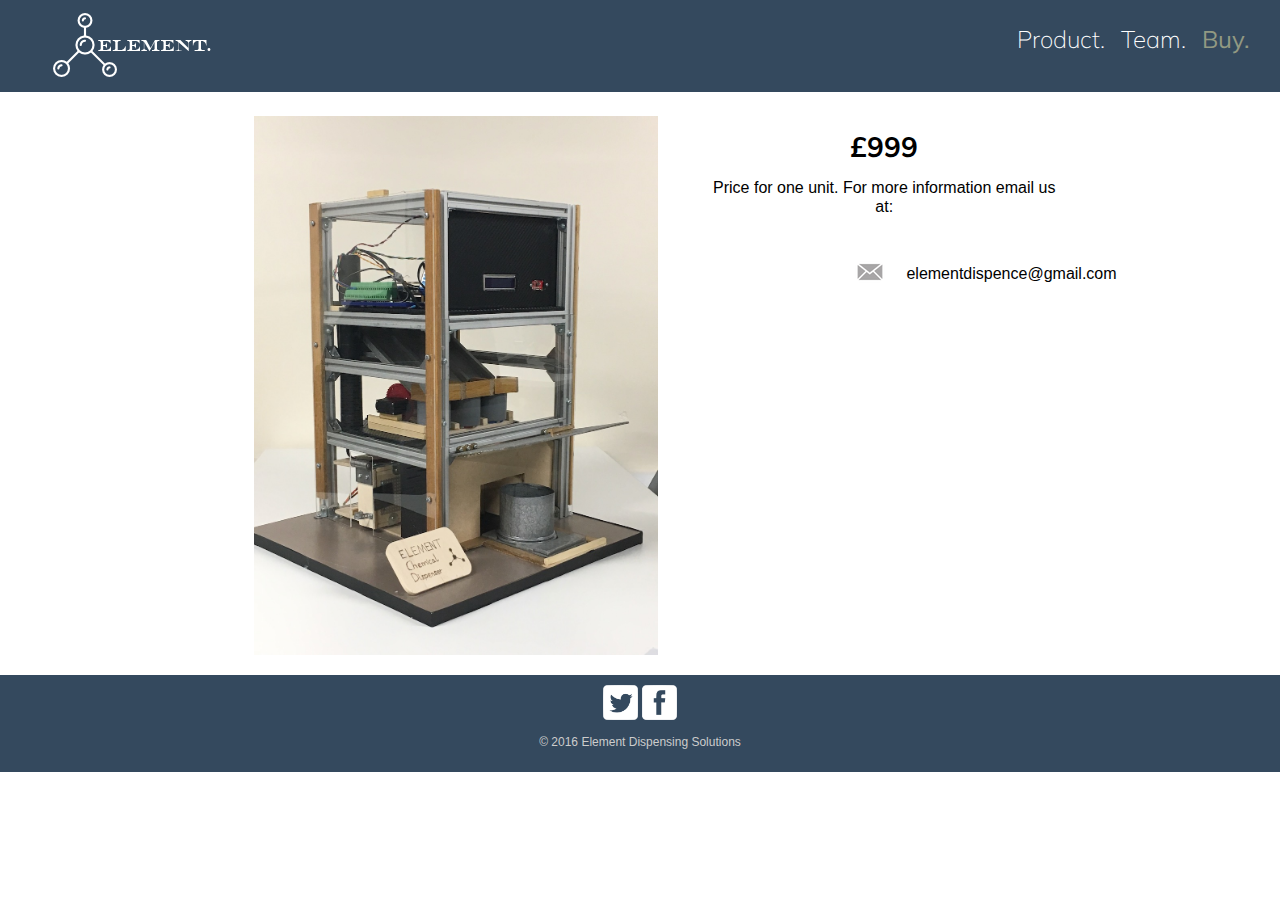
<file: buy.html>
<!DOCTYPE html>
<html>
	
	<head>
		<meta charset="utf-8">
		<meta name="viewport" content="width=device-width, initial-scale=1.0, user-scalable=no">
		<title> Buy | Element. </title> 
		<link rel="stylesheet" type="text/css" href="css/normalize.css">
		<link href="https://fonts.googleapis.com/css?family=Muli:300,300i,400,400i" rel="stylesheet">
		<link rel="stylesheet" type="text/css" href="css/main.css">
		<link rel="stylesheet" type="text/css" href="css/responsive.css">
	</head>

	<body>




		<header>
			<a href="index.html">
				<ul id="logo">
					<li><img src="pictures/logo.png"></li>
				</ul>
					
			</a>


			<nav>
				<ul>
					<li> <a href="product.html" >Product.</a></li>
					<li><a href="team.html">Team.</a></li>
					<li><a href="buy.html" class="selected" id="buy">Buy.</a></li>
				</ul>	
			</nav>

		</header>


		<div id="wrapper">

			<ul id="buy1">
				<li><img src="pictures/buy.jpg"></li>
				<li>
					<ul id="buy-list">
						<li><h2>£999</h2></li>
						<li><p>Price for one unit.  For more information email us at:</p></li>
						<li>
							<ul id="buy-contact">
								<li><img src="pictures/mail.png"></li>
								<li>elementdispence@gmail.com</li>
							</ul>
						</li>

					</ul>
				</li>	
			</ul>

		</div>

		
			<footer>
				<a href="https://twitter.com/?lang=en">
					<img src="pictures/twitter-icon.png" alt="twitter logo">
				</a>
				<a href="https://www.facebook.com/">
					<img src="pictures/facebook-icon.png" alt="facebook logo">
				</a>
				<p>&copy 2016 Element Dispensing Solutions</p>
			</footer>

		</div>
				
	</body>

</html>
</file>
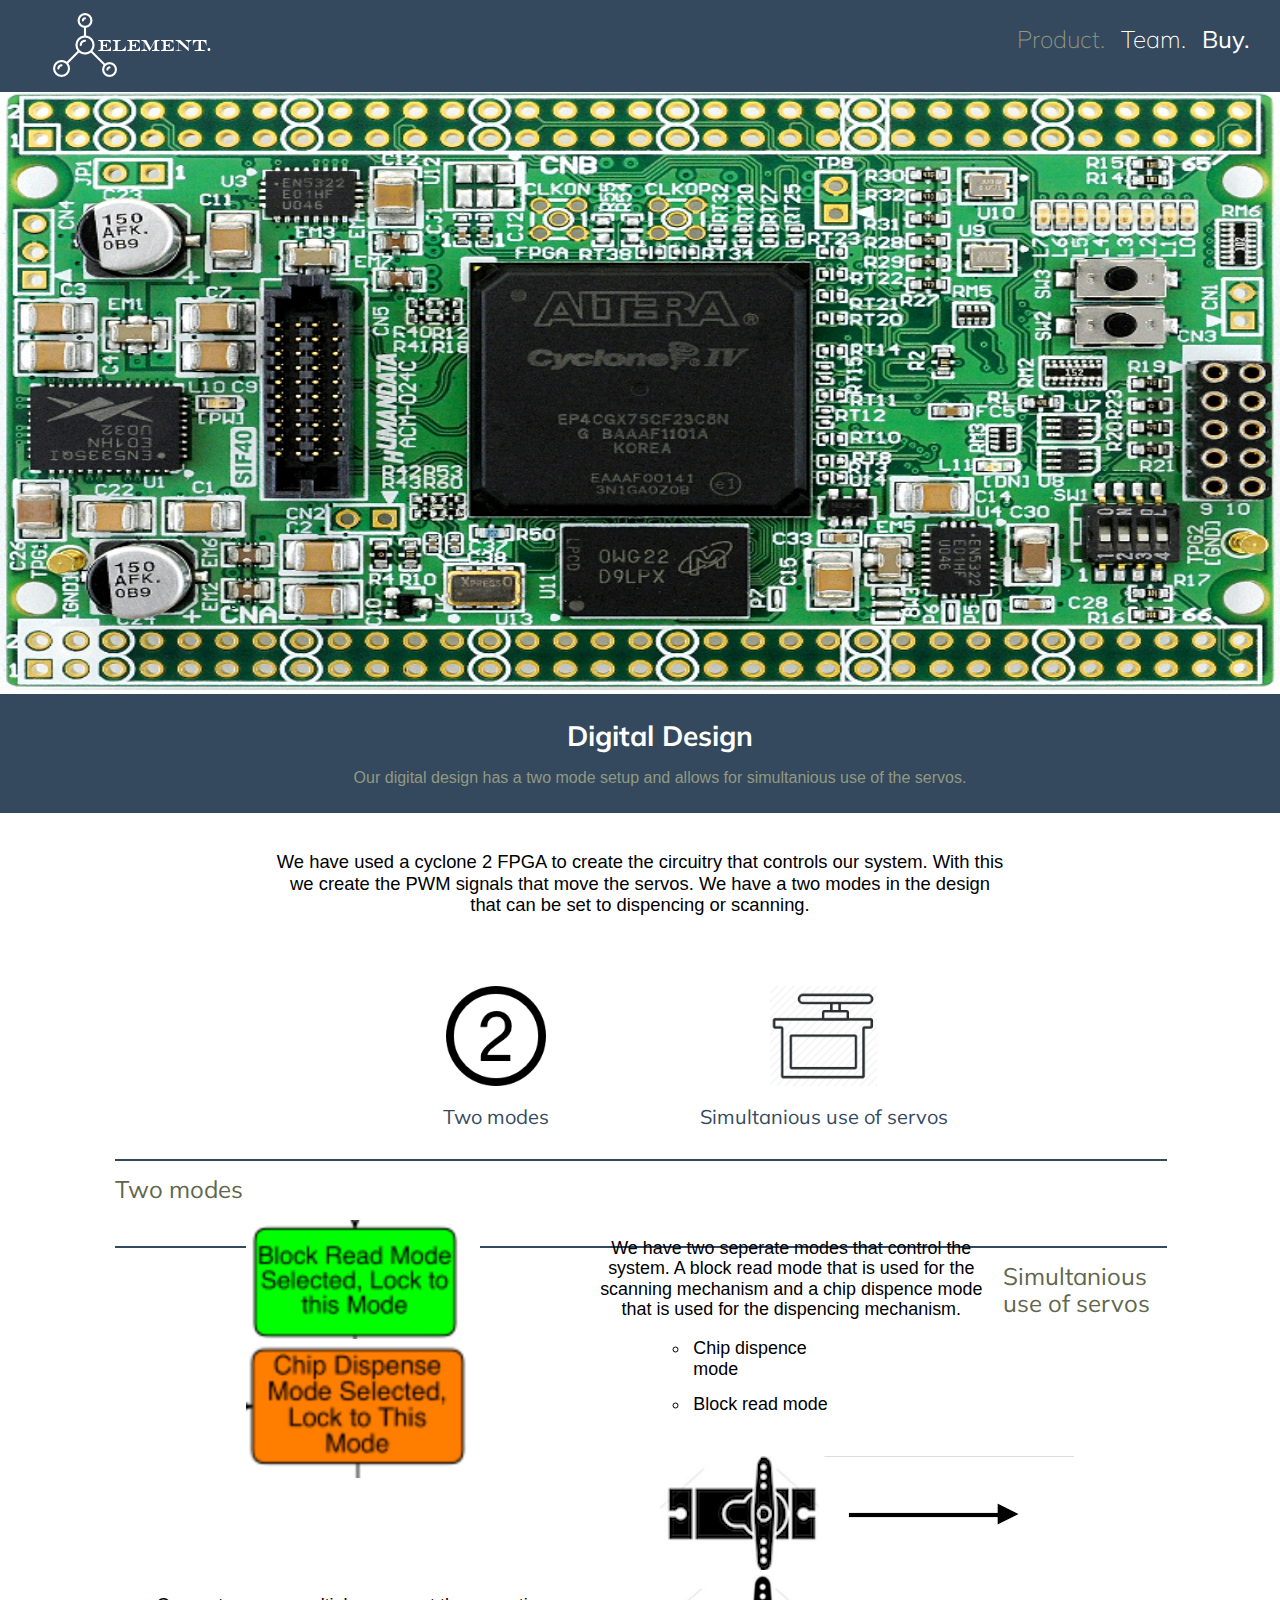
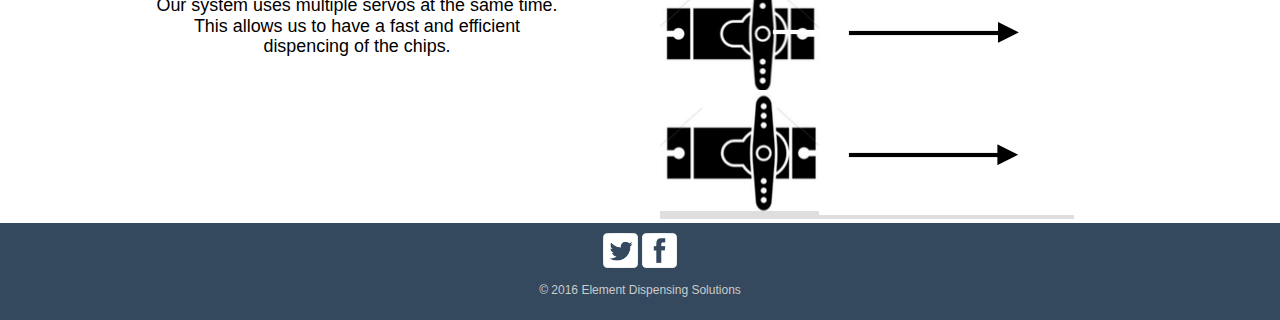
<file: digdesign.html>
<!DOCTYPE html>
<html>
	
	<head>
		<meta charset="utf-8">
		<meta name="viewport" content="width=device-width, initial-scale=1.0, user-scalable=no">
		<title> Digital Design | Element. </title> 
		<link rel="stylesheet" type="text/css" href="css/normalize.css">
		<link href="https://fonts.googleapis.com/css?family=Muli:300,300i,400,400i" rel="stylesheet">
		<link rel="stylesheet" type="text/css" href="css/main.css">
		<link rel="stylesheet" type="text/css" href="css/responsive.css">
	</head>

	<body>




		<header>
			<a href="index.html">
				<ul id="logo">
					<li><img src="pictures/logo.png"></li>
				</ul>
					
			</a>


			<nav>
				<ul>
					<li> <a href="product.html" class="selected">Product.</a></li>
					<li><a href="team.html">Team.</a></li>
					<li><a href="buy.html" id="buy">Buy.</a></li>
				</ul>	
			</nav>

		</header>

				

<section id="infobox">	

		
		<img height="600px" width="100%" src="pictures/altera2.jpg">

		<div id="split">
				<ul>
					<li><h2 id="infotitle">Digital Design </h2></li>
					<li><p>Our digital design has a two mode setup and allows for simultanious use of the servos.</p></li>
				</ul>		
		</div>	

		
	
		<div id="wrapper">

			<div id="section-info" >
				<p >We have used a cyclone 2 FPGA to create the circuitry that controls our system.  With this we create the PWM signals that move the servos.  We have a two modes in the design that can be set to dispencing or scanning.</p>
			</div>

			<ul id="features">
				<li>
					<img height="100px"src="pictures/mode.png">
					<h3>Two modes</h3>
				</li>
				<li>
					<img height="100px"src="pictures/servo.png">
					<h3>Simultanious use of servos</h3>
				</li>
				
			</ul>

			<hr width="100%" color="#34495E">

			<h3 id="info-title">Two modes</h3>

			<ul id="modes">
				<li><img src="pictures/modes.png"></li>
				<li>
					<p>We have two seperate modes that control the system.  A block read mode that is used for the scanning mechanism and a chip dispence mode that is used for the dispencing mechanism.<p>
					<ul id="modes-list">
						<li>Chip dispence mode</li>
						<li>Block read mode</li>
					</ul>
				</li>	
			</ul>

			<hr width="100%" color="#34495E" padding-top="100px">

			<h3 id="info-title">Simultanious use of servos</h3>

			<ul id="servos">
				<li><img src="pictures/servos.png"></li>
				<li>
					<p> Our system uses multiple servos at the same time.  This allows us to have a fast and efficient dispencing of the chips.<p>
				
			</ul>


			



		</div>
	</section>
		


		
			<footer>
				<a href="https://twitter.com/?lang=en">
					<img src="pictures/twitter-icon.png" alt="twitter logo">
				</a>
				<a href="https://www.facebook.com/">
					<img src="pictures/facebook-icon.png" alt="facebook logo">
				</a>
				<p>&copy 2016 Element Dispensing Solutions</p>
			</footer>

		
				
	</body>

</html>
</file>
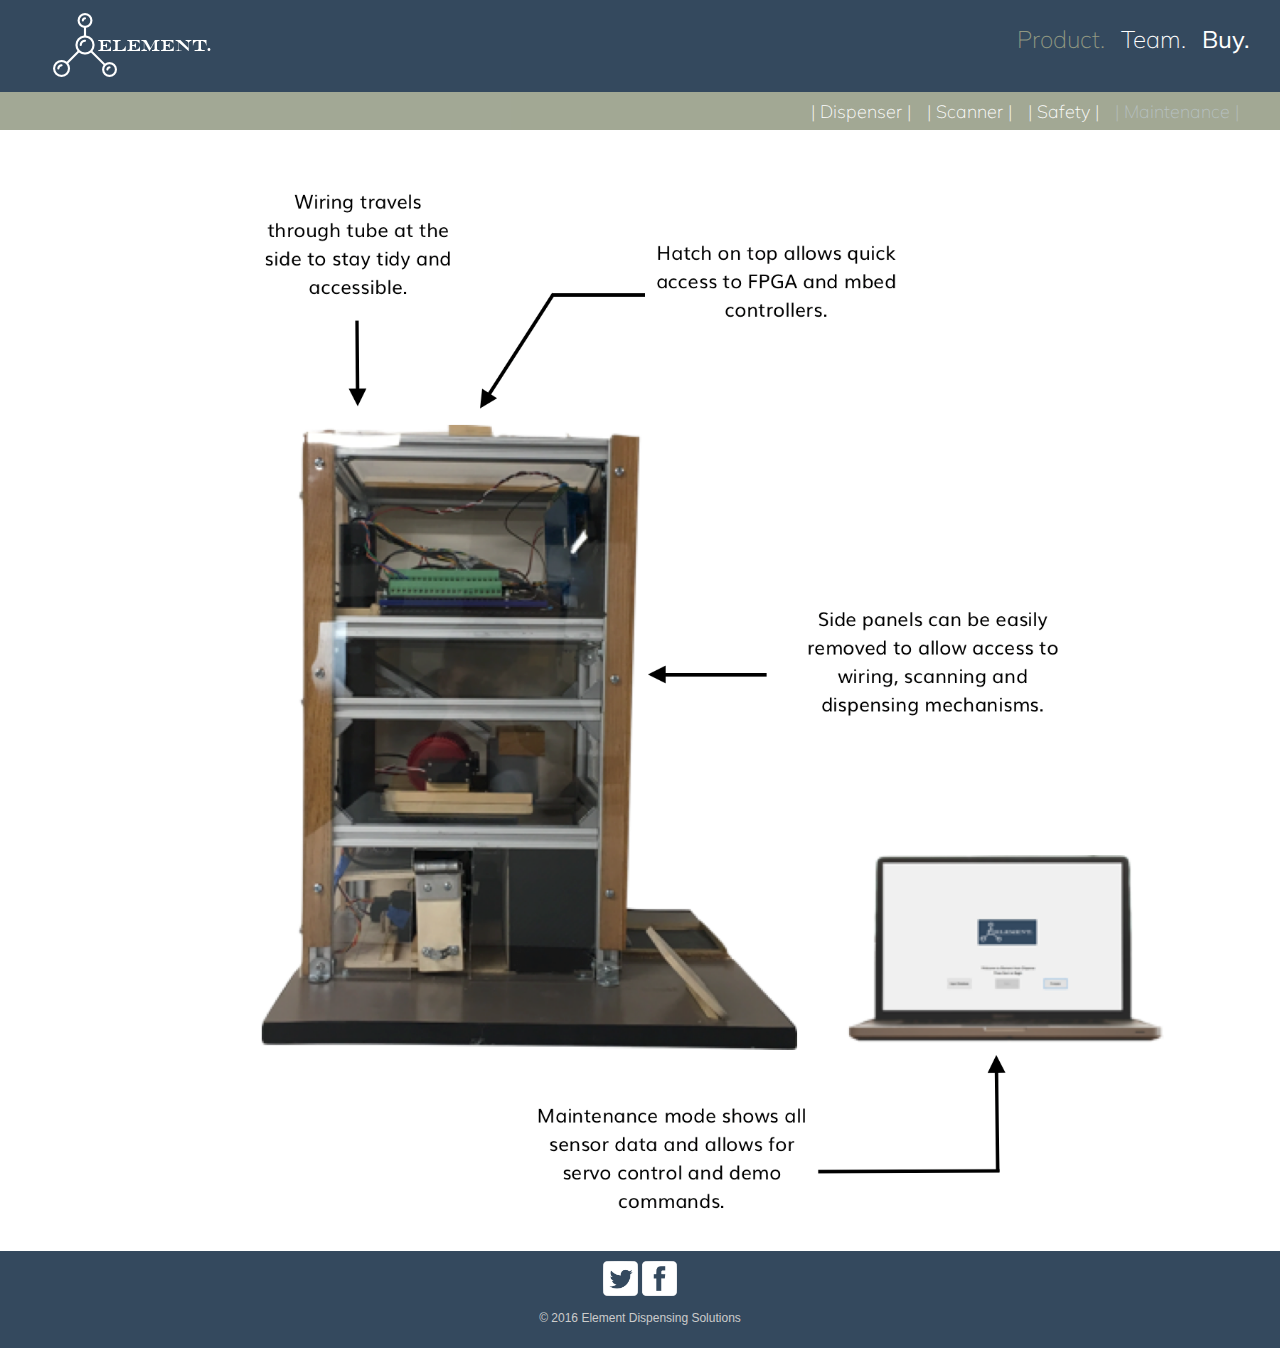
<file: maintenance.html>
<!DOCTYPE html>
<html>
	
	<head>
		<meta charset="utf-8">
		<meta name="viewport" content="width=device-width, initial-scale=1.0, user-scalable=no">
		<title> Maintenance | Element.</title> 
		<link rel="stylesheet" type="text/css" href="css/normalize.css">
		<link href="https://fonts.googleapis.com/css?family=Muli:300,300i,400,400i" rel="stylesheet">
		<link rel="stylesheet" type="text/css" href="css/main.css">
		<link rel="stylesheet" type="text/css" href="css/responsive.css">
	</head>

	<body>




		<header>
			<a href="index.html">
				<ul id="logo">
					<li><img src="pictures/logo.png"></li>
				</ul>
					
			</a>


			<nav>
				<ul>
					<li> <a href="product.html" class="selected">Product.</a></li>
					<li><a href="team.html">Team.</a></li>
					<li><a href="buy.html" id="buy">Buy.</a></li>
				</ul>	
			</nav>

		</header>

		<div id="nav2">
				<nav>
				<ul>
					<li> <a href="dispenser.html"> | Dispenser |</a></li>
					<li><a href="scanner.html">| Scanner |</a></li>
					<li><a href="safety.html">| Safety |</a></li>
					<li><a href="maintenance.html" class="selected">| Maintenance |</a></li>
				</ul>	
			</nav>
		</div> 
		
		<div id="image">
		<img src="pictures/maintenance-screen.png">
		</div>

		<footer>
				<a href="https://twitter.com/?lang=en">
					<img src="pictures/twitter-icon.png" alt="twitter logo">
				</a>
				<a href="https://www.facebook.com/">
					<img src="pictures/facebook-icon.png" alt="facebook logo">
				</a>
				<p>&copy 2016 Element Dispensing Solutions</p>
			</footer>

		</div>
				


	</body>
</file>
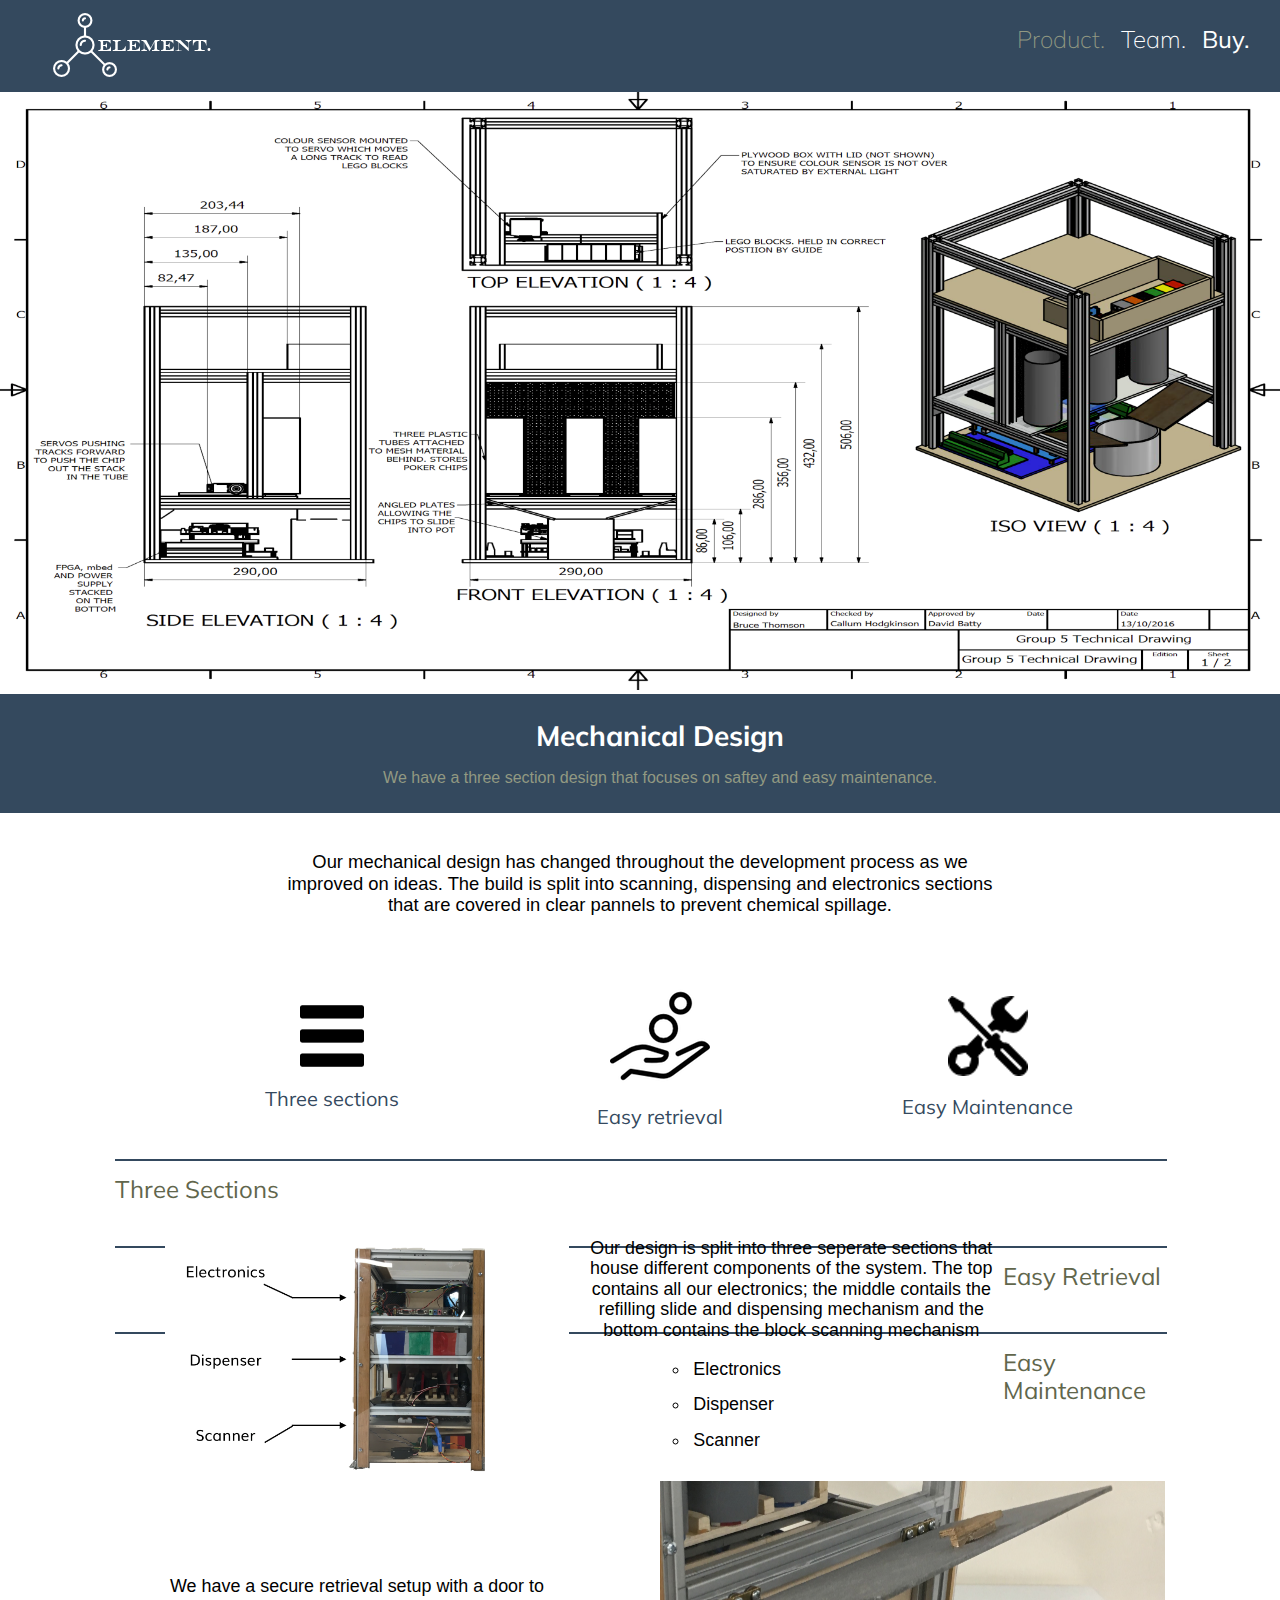
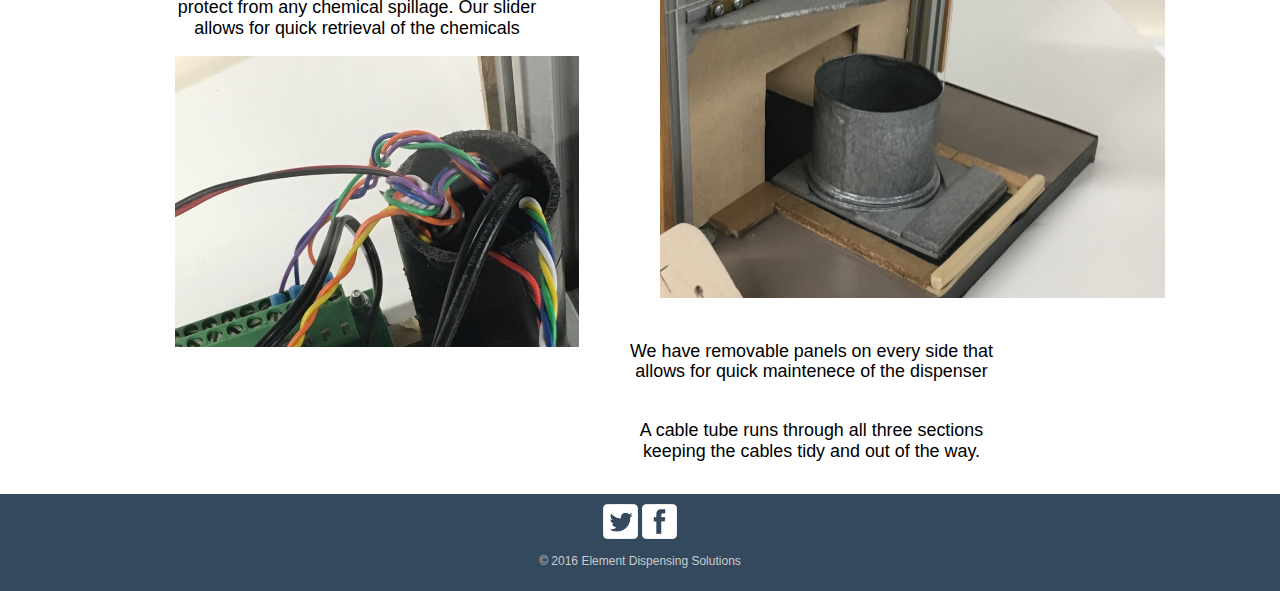
<file: mechdesign.html>
<!DOCTYPE html>
<html>
	
	<head>
		<meta charset="utf-8">
		<meta name="viewport" content="width=device-width, initial-scale=1.0, user-scalable=no">
		<title> Mechanical Design | Element. </title> 
		<link rel="stylesheet" type="text/css" href="css/normalize.css">
		<link href="https://fonts.googleapis.com/css?family=Muli:300,300i,400,400i" rel="stylesheet">
		<link rel="stylesheet" type="text/css" href="css/main.css">
		<link rel="stylesheet" type="text/css" href="css/responsive.css">
	</head>

	<body>




		<header>
			<a href="index.html">
				<ul id="logo">
					<li><img src="pictures/logo.png"></li>
				</ul>
					
			</a>


			<nav>
				<ul>
					<li> <a href="product.html" class="selected">Product.</a></li>
					<li><a href="team.html">Team.</a></li>
					<li><a href="buy.html" id="buy">Buy.</a></li>
				</ul>	
			</nav>

		</header>
		

			<section id="infobox">	
		<img height="600px" width="100%"src="pictures/mech.png">

		<div id="split">
				<ul>
					<li><h2 id="infotitle">Mechanical Design </h2></li>
					<li><p>We have a three section design that focuses on saftey and easy maintenance.</p></li>
				</ul>		
		</div>		
		<div id="wrapper">
		

			<div id="section-info" >
				<p >Our mechanical design has changed throughout the development process as we improved on ideas.  The build is split into scanning, dispensing and electronics sections that are covered in clear pannels to prevent chemical spillage.    </p>
			</div>

			<ul id="features">
				<li>
					<img src="pictures/sections.png">
					<h3>Three sections</h3>
				</li>
				<li>
					<img src="pictures/retreval.png">
					<h3>Easy retrieval</h3>
				</li>
				<li>
					<img src="pictures/maintenance.png">
					<h3>Easy Maintenance</h3>
				</li>
			</ul>

			<hr width="100%" color="#34495E">

			<h3 id="info-title">Three Sections</h3>

			<ul id="maintenance">
				<li><img src="pictures/section.png"></li>
				<li>
					<p>Our design is split into three seperate sections that house different components of the system.  The top contains all our electronics; the middle contails the refilling slide and dispensing mechanism and the bottom contains the block scanning mechanism<p>
					<ul id="maintenance-list">
						<li>Electronics</li>
						<li>Dispenser</li>
						<li>Scanner</li>
					</ul>
				</li>	
			</ul>

			<hr width="100%" color="#34495E" padding-top="100px">

			<h3 id="info-title">Easy Retrieval</h3>

			<ul id="launguges">
				<li><img src="pictures/retreval.jpg"></li>
				<li>
					<p> We have a secure retrieval setup with a door to protect from any chemical spillage.  Our slider allows for quick retrieval of the chemicals</p>
				
			</ul>

			<hr width="100%" color="#34495E" padding-top="100px">

			<h3 id="info-title">Easy Maintenance</h3>


			<ul id="feedback">
				<li><img src="pictures/cables.jpg"></li>
				<li>
					<p>We have removable panels on every side that allows for quick maintenece of the dispenser </p>

					<p>A cable tube runs through all three sections keeping the cables tidy and out of the way.</p>
					
				</li>	
			</ul>




		</div>
	</section>

		


		
			<footer>
				<a href="https://twitter.com/?lang=en">
					<img src="pictures/twitter-icon.png" alt="twitter logo">
				</a>
				<a href="https://www.facebook.com/">
					<img src="pictures/facebook-icon.png" alt="facebook logo">
				</a>
				<p>&copy 2016 Element Dispensing Solutions</p>
			</footer>

		</div>
				
	</body>

</html>
</file>
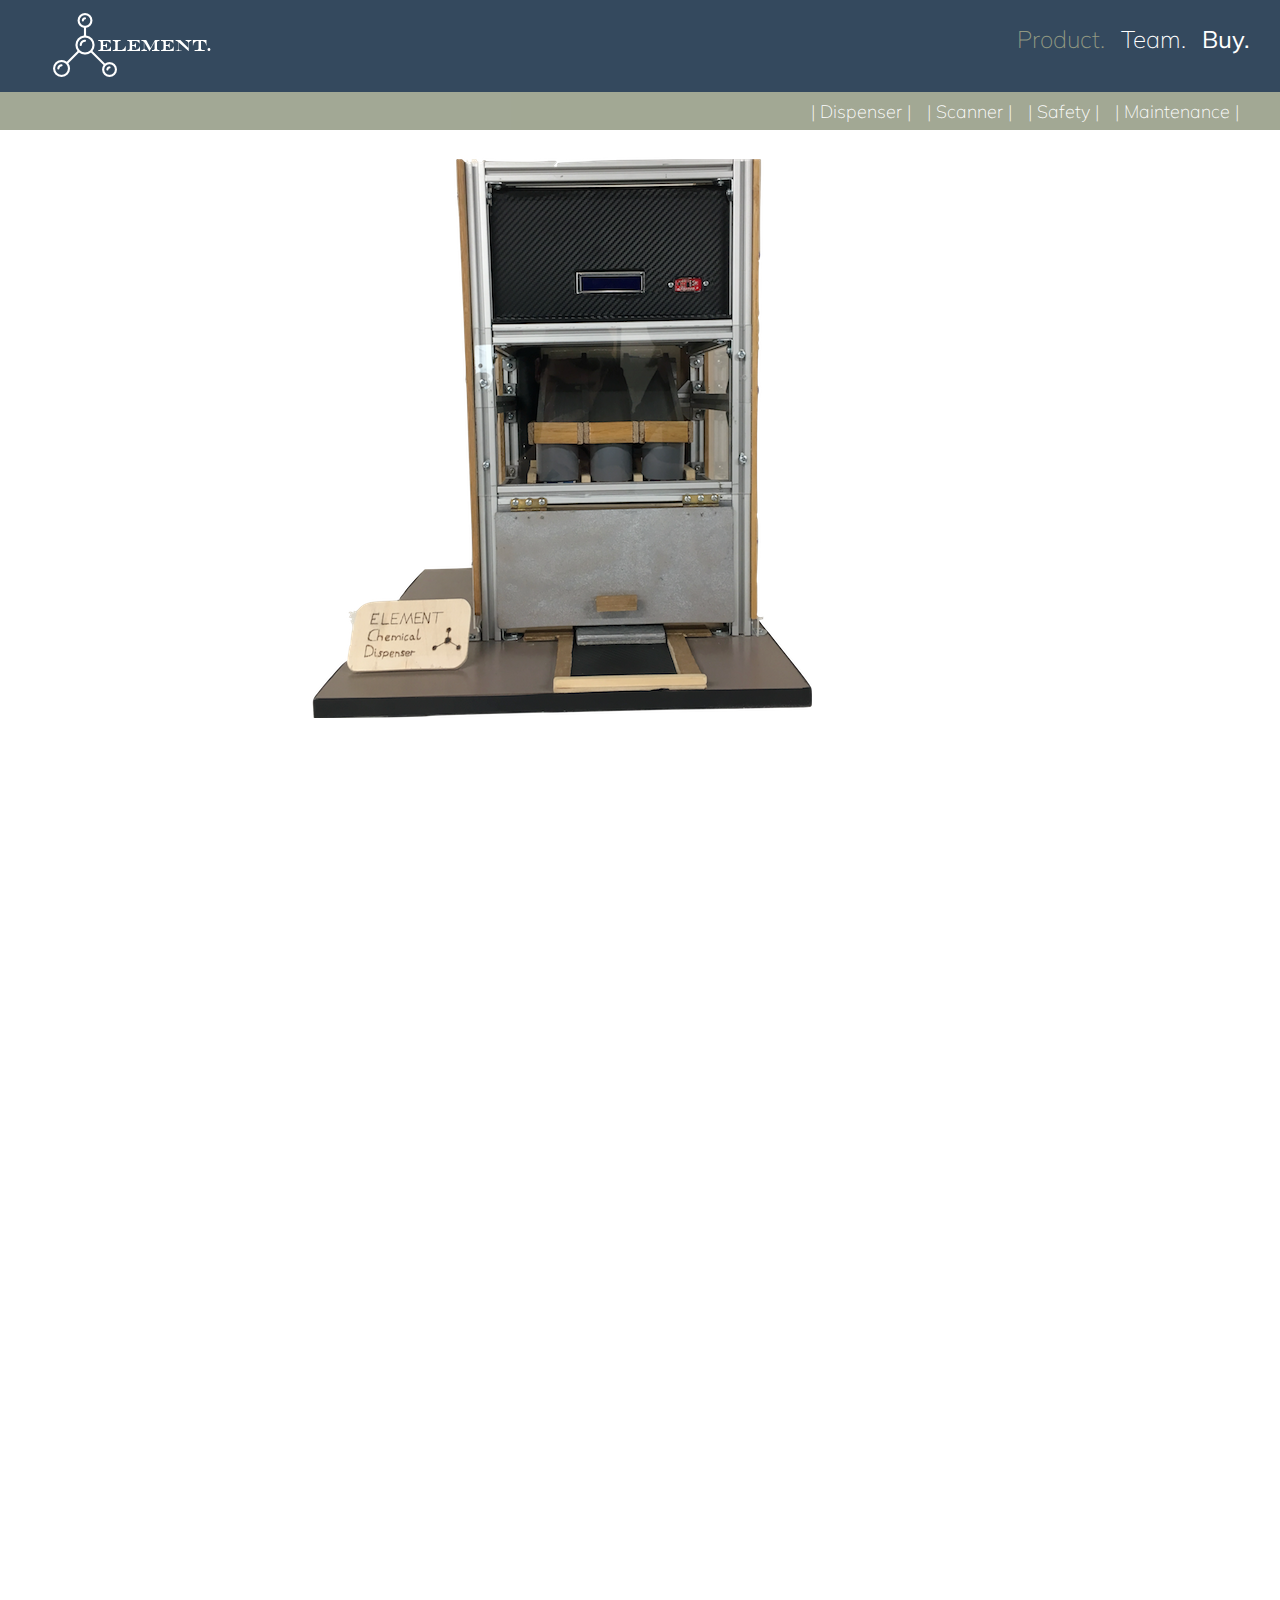
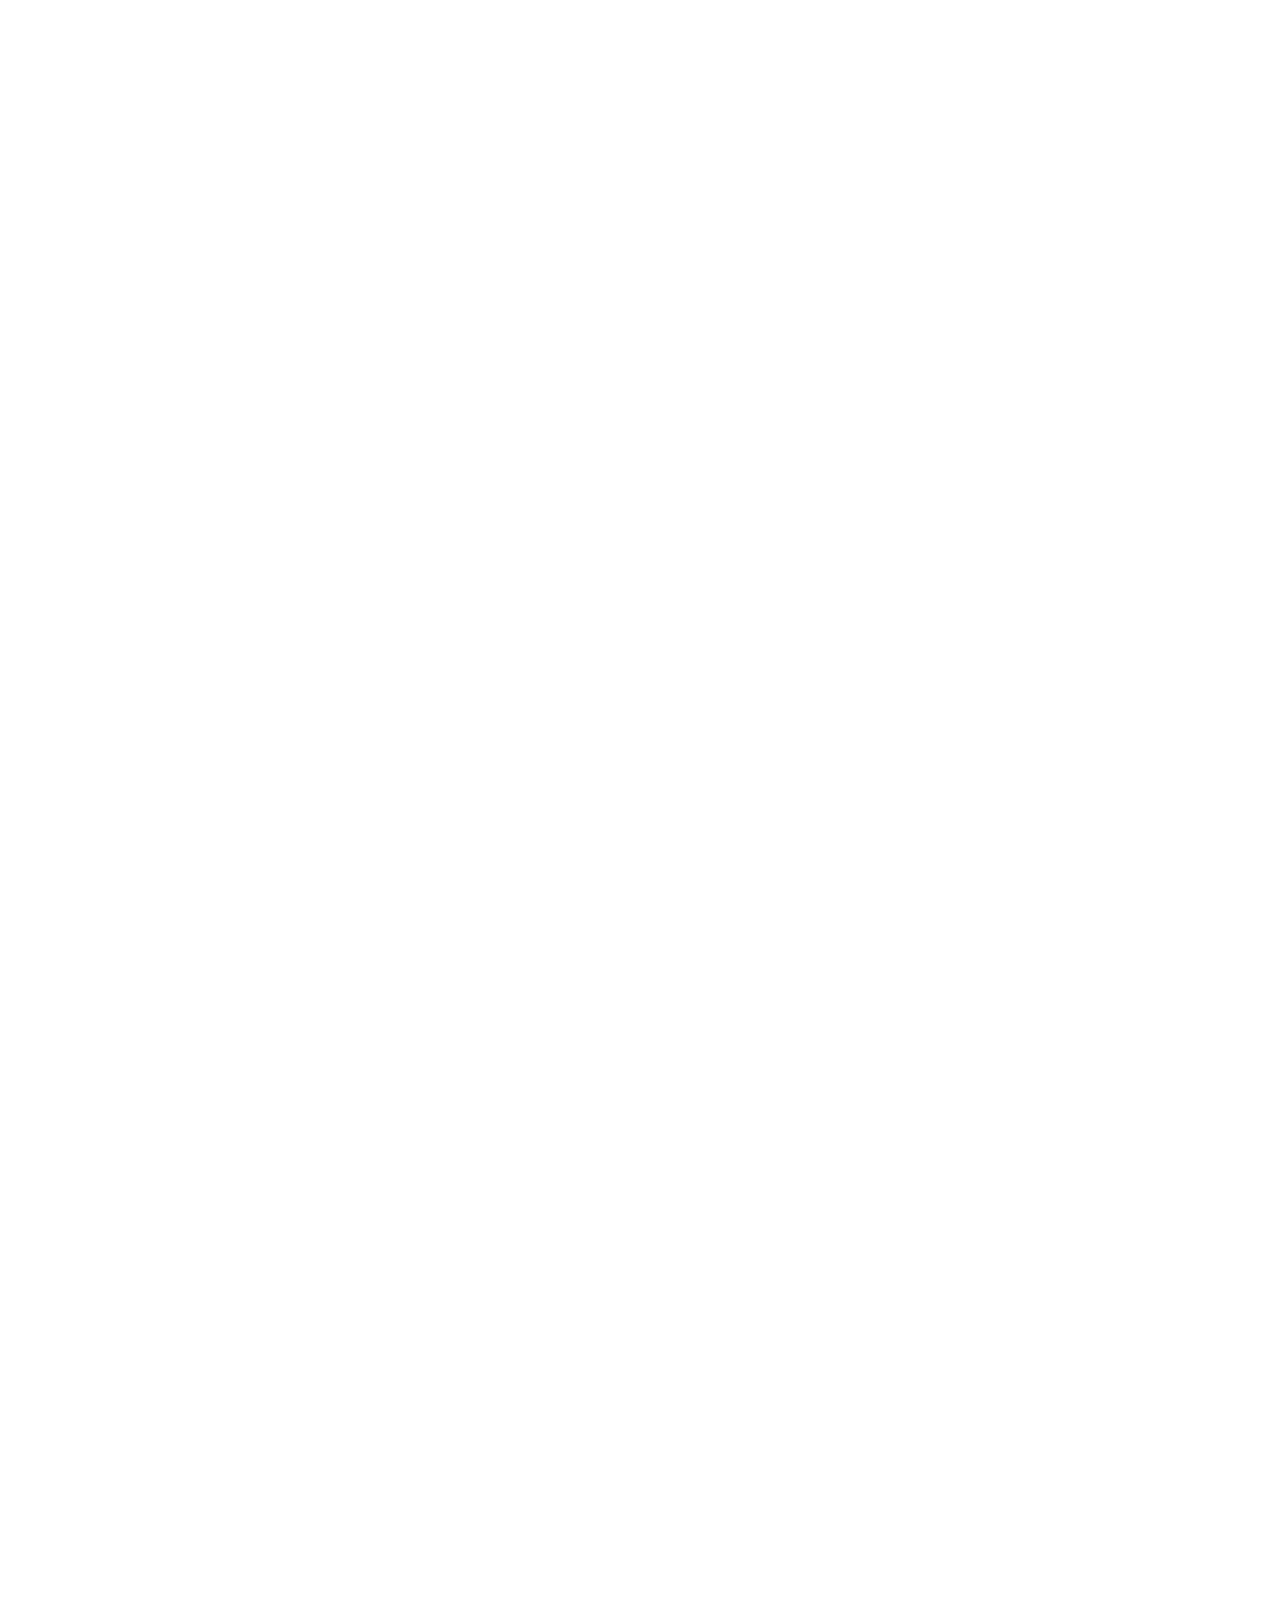
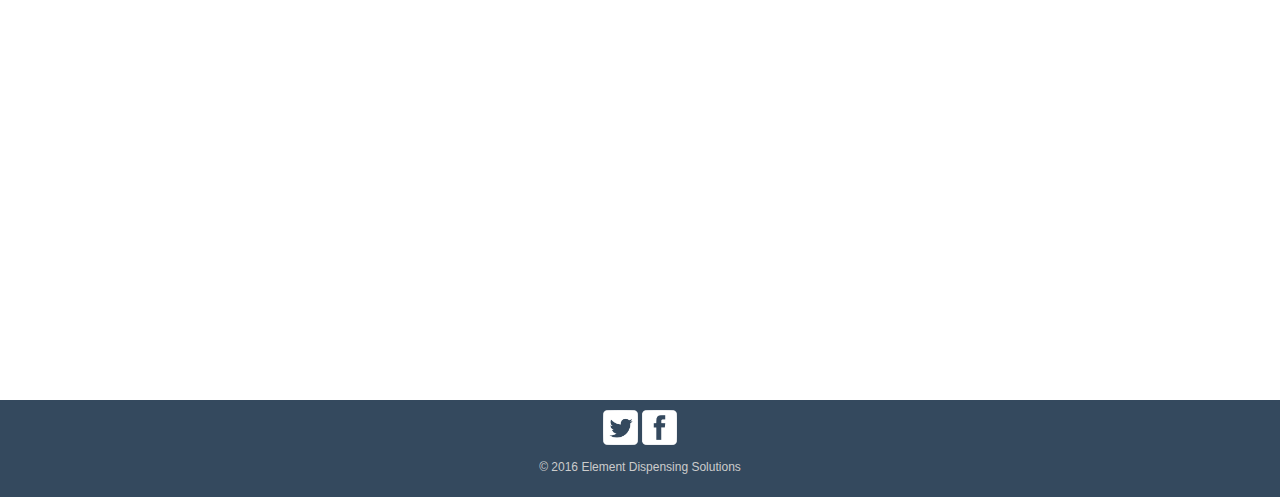
<file: product.html>
<!DOCTYPE html>
<html>
	
	<head>
		<meta charset="utf-8">
		<meta name="viewport" content="width=device-width, initial-scale=1.0, user-scalable=no">
		<title> Product | Element. </title> 
		<link rel="stylesheet" type="text/css" href="css/normalize.css">
		<link href="https://fonts.googleapis.com/css?family=Muli:300,300i,400,400i" rel="stylesheet">
		<link rel="stylesheet" type="text/css" href="css/main.css">
		<link rel="stylesheet" type="text/css" href="css/responsive.css">
	</head>

	<body>




		<header>
			<a href="index.html">
				<ul id="logo">
					<li><img src="pictures/logo.png"></li>
				</ul>
					
			</a>


			<nav>
				<ul>
					<li> <a href="product.html" class="selected">Product.</a></li>
					<li><a href="team.html">Team.</a></li>
					<li><a href="buy.html" id="buy">Buy.</a></li>
				</ul>	
			</nav>

		</header>

		<div id="nav2">
				<nav>
				<ul>
					<li> <a href="dispenser.html"> | Dispenser |</a></li>
					<li><a href="scanner.html">| Scanner |</a></li>
					<li><a href="safety.html">| Safety |</a></li>
					<li><a href="maintenance.html">| Maintenance |</a></li>
				</ul>	
			</nav>
		</div> 
		
		
		<div id="product-banner1">
		</div>
		<div id="product-banner2">
		</div>
		<div id="product-banner3">
		</div>
		<div id="product-banner4">
		</div>
		<div id="product-banner5">
		</div>
		
				

			


		

		
			<footer>
				<a href="https://twitter.com/?lang=en">
					<img src="pictures/twitter-icon.png" alt="twitter logo">
				</a>
				<a href="https://www.facebook.com/">
					<img src="pictures/facebook-icon.png" alt="facebook logo">
				</a>
				<p>&copy 2016 Element Dispensing Solutions</p>
			</footer>

		</div>
				


	</body>

</html>
</file>
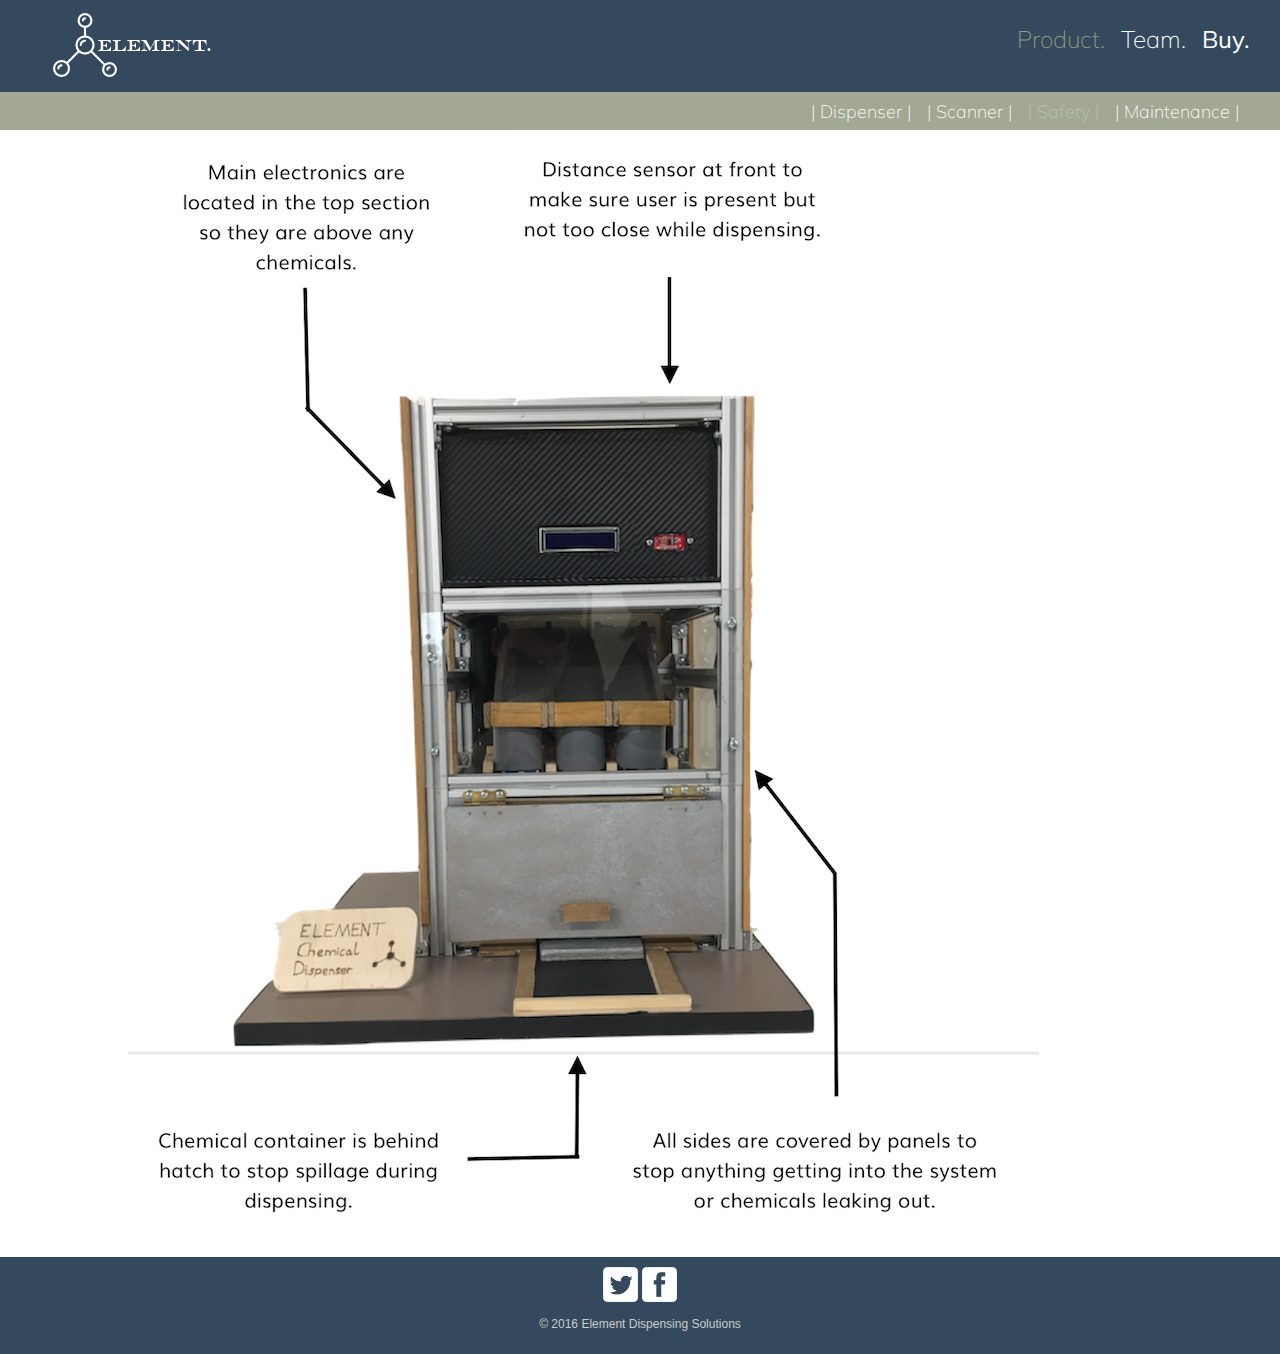
<file: safety.html>
<!DOCTYPE html>
<html>
	
	<head>
		<meta charset="utf-8">
		<meta name="viewport" content="width=device-width, initial-scale=1.0, user-scalable=no">
		<title> Safety | Element.</title> 
		<link rel="stylesheet" type="text/css" href="css/normalize.css">
		<link href="https://fonts.googleapis.com/css?family=Muli:300,300i,400,400i" rel="stylesheet">
		<link rel="stylesheet" type="text/css" href="css/main.css">
		<link rel="stylesheet" type="text/css" href="css/responsive.css">
	</head>

	<body>




		<header>
			<a href="index.html">
				<ul id="logo">
					<li><img src="pictures/logo.png"></li>
				</ul>
					
			</a>


			<nav>
				<ul>
					<li> <a href="product.html" class="selected">Product.</a></li>
					<li><a href="team.html">Team.</a></li>
					<li><a href="buy.html" id="buy">Buy.</a></li>
				</ul>	
			</nav>

		</header>

		<div id="nav2">
				<nav>
				<ul>
					<li> <a href="dispenser.html"> | Dispenser |</a></li>
					<li><a href="scanner.html">| Scanner |</a></li>
					<li><a href="safety.html" class="selected">| Safety |</a></li>
					<li><a href="maintenance.html">| Maintenance |</a></li>
				</ul>	
			</nav>
		</div> 

		<section id="infobox">	
		
	

	<div id="image">
		<img  src="pictures/safety.png">
	</div>
		
	</section>

		<footer>
				<a href="https://twitter.com/?lang=en">
					<img src="pictures/twitter-icon.png" alt="twitter logo">
				</a>
				<a href="https://www.facebook.com/">
					<img src="pictures/facebook-icon.png" alt="facebook logo">
				</a>
				<p>&copy 2016 Element Dispensing Solutions</p>
			</footer>

		</div>
				


	</body>
</file>
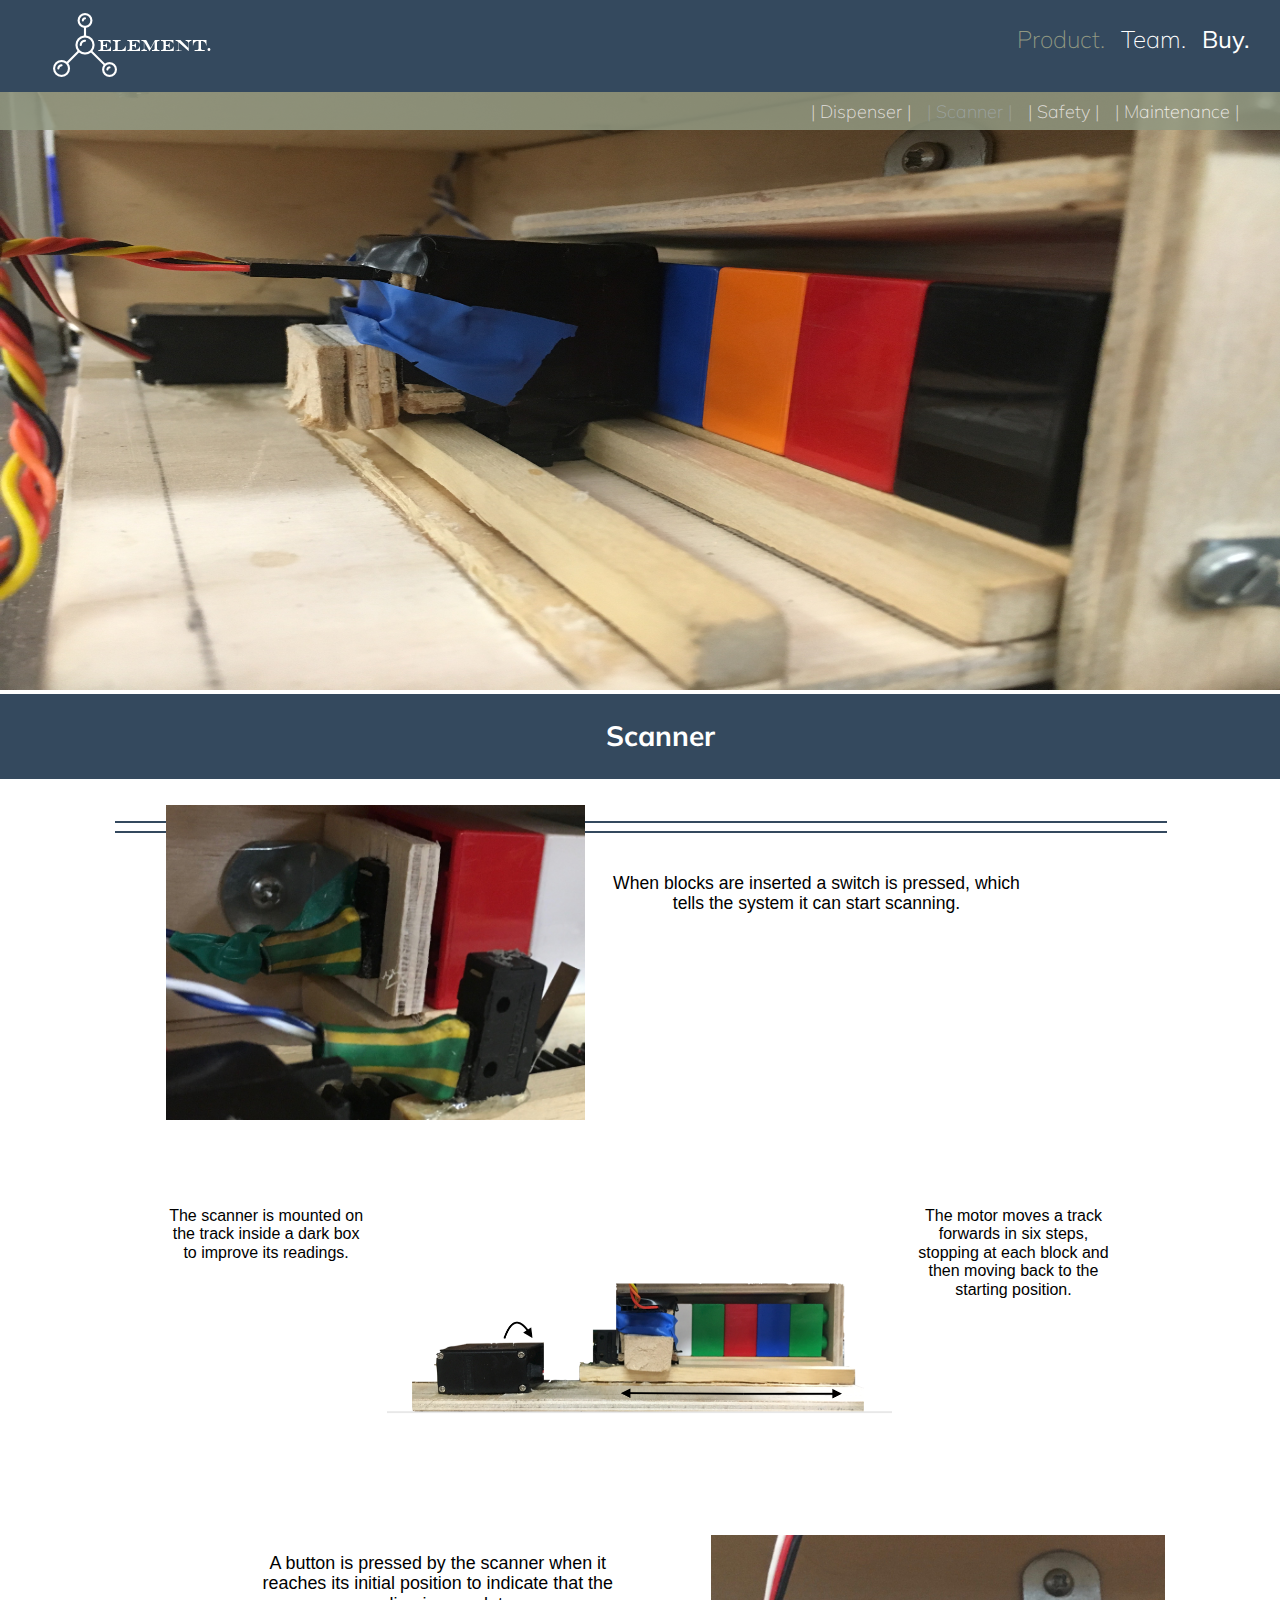
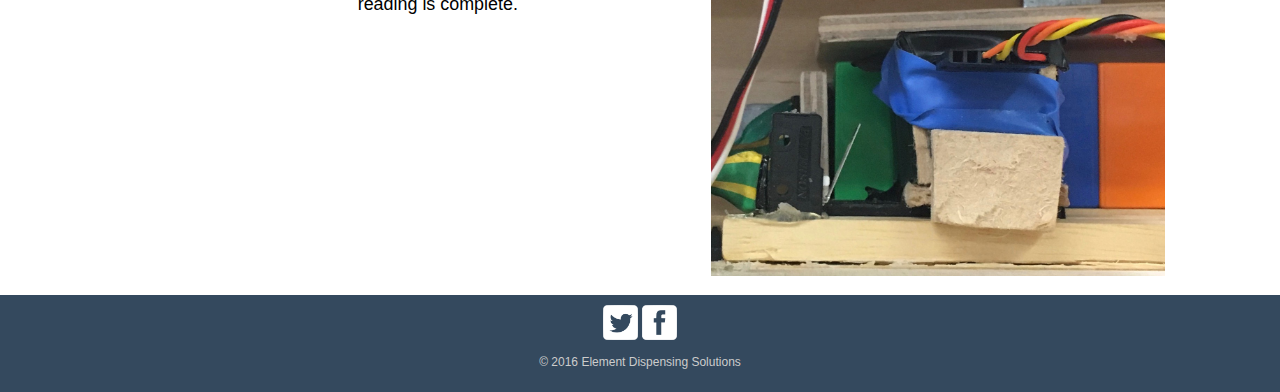
<file: scanner.html>
<!DOCTYPE html>
<html>
	
	<head>
		<meta charset="utf-8">
		<meta name="viewport" content="width=device-width, initial-scale=1.0, user-scalable=no">
		<title> Scanner | Element. </title> 
		<link rel="stylesheet" type="text/css" href="css/normalize.css">
		<link href="https://fonts.googleapis.com/css?family=Muli:300,300i,400,400i" rel="stylesheet">
		<link rel="stylesheet" type="text/css" href="css/main.css">
		<link rel="stylesheet" type="text/css" href="css/responsive.css">
	</head>

	<body>




		<header>
			<a href="index.html">
				<ul id="logo">
					<li><img src="pictures/logo.png"></li>
				</ul>
					
			</a>


			<nav>
				<ul>
					<li> <a href="product.html" class="selected">Product.</a></li>
					<li><a href="team.html">Team.</a></li>
					<li><a href="buy.html" id="buy">Buy.</a></li>
				</ul>	
			</nav>

		</header>

		<div id="nav2">
				<nav>
				<ul>
					<li> <a href="dispenser.html"> | Dispenser |</a></li>
					<li><a href="scanner.html" class="selected">| Scanner |</a></li>
					<li><a href="safety.html">| Safety |</a></li>
					<li><a href="maintenance.html">| Maintenance |</a></li>
				</ul>	
			</nav>
		</div> 

		<section id="infobox">	
		<img height="600px" width="100%"src="pictures/scanner.jpeg">

		<div id="split">
				<ul>
					<li><h2 id="infotitle">Scanner </h2></li>
					</ul>		
		</div>		
		<div id="wrapper">
		

			
			
			<ul id="info1">
				<li><img src="pictures/switches.jpg"></li>
				<li>
					<p>When blocks are inserted a switch is pressed, which tells the system it can start scanning.  </p>
				</li>	
			</ul>
		</div>


		<div id="wrapper">
		<hr width="100%" color="#34495E" padding-top="100px">
	</div>

		<div id="wrapper">

			<ul class="info2">
				<li><p>The scanner is mounted on the track inside a dark box to improve its readings. 

				</p></li>
				<li><img src="pictures/scanner-back.png"></li>
				<li><p>  
					The motor moves a track forwards in six steps, stopping at each block and then moving back to the starting position. 
				</p></li>
			</ul>		
		
		</div>

		
		<div id="wrapper">
		<hr width="100%" color="#34495E" padding-top="100px">
		</div>

		<div id="wrapper">
			
		<ul id="info3">
				<li><img src="pictures/start.jpg"></li>
				<li>
					<p> A button is pressed by the scanner when it reaches its initial position to indicate that the reading is complete.
</p>
				
			</ul>

		</div>
	</section>

		<footer>
				<a href="https://twitter.com/?lang=en">
					<img src="pictures/twitter-icon.png" alt="twitter logo">
				</a>
				<a href="https://www.facebook.com/">
					<img src="pictures/facebook-icon.png" alt="facebook logo">
				</a>
				<p>&copy 2016 Element Dispensing Solutions</p>
			</footer>

		</div>
				


	</body>
</file>
<file: css/main.css>
/*******************
GENERAL
*******************/
/* This attribute centers the middle and footer sections
-- top/bottom margin is 0, left/right margin is auto(total width of page - 940 
	is split between left and right margin).
	#wrapper element changes with browser */
	#wrapper {
	max-width: 1050px;
	margin: 0 auto;
	padding: 0 5%;
	background-color: white;
}

/*removing underline for links and link color*/
a {
	text-decoration: none;
}

html {
	height: 100%;
}

body {
	font-family: "Muli",  sans-serif;
	height: 100%;
	margin: 0;
	background: white;
}

img {
	max-width: 100%;
}

h3 {
	margin: 0 0 1em 0;
}

.spacer2 {
	height: 700px;
}

#infobox {
	margin-top: 90px;
}

#title-image {
	padding-top: 90px;
}

#image {
	padding-left: 10%;
	padding-top: 40px;
	}
/*******************
NAVIGATION
*******************/
nav {
	text-align: center;
	padding: 0;
	margin: 0px 0 0;
	font-family: "Muli", sans-serif;
	font-size: 1.5em;
	font-weight: lighter;
	border: 0;


}
nav li {
	list-style: none;
	text-align: center;
	display: inline-block;
	padding: 0px 5px;
}

nav ul {
	list-style: none;
	padding: 0;
	margin: 0 10px;
}

#buy {
	font-weight: bolder;
}



/*******************
HEADING
*******************/
/*centering logo on page*/
header {
	float: left;
	width: 100%;
	text-align: center;
	margin: 0;
	padding: 0;
	position: fixed;
	top: 0px;
	height: 92px;
	min-height: 70px;
	z-index: 1;
}

header ul {
	list-style: none;
	margin: 0;

}



h1 {
	font-family: "Muli", sans-serif;
	margin: 15px 0;
	font-size: 2.25em;
	font-weight: bold;
	line-height: 0.8em;
	text-align: center;
}

h2 {
	font-family: "Muli", sans-serif;
	margin: 15px 0;
	font-size: 1.75em;
	font-weight: bold;
}

h3 {
	font-family: "Muli", sans-serif;
	margin: 15px 0;
	font-size: 1.25em;
	font-weight: normal;
	text-align: center;
}

#banner {
background-image: url(../pictures/home.jpg);
background-size: contain;
background-repeat: no-repeat;
min-height: 200px;
background-position: 50% 200px;
padding-top: 30%;
height: 400px;

}
	

/*******************
SPLITTER
*******************/
#split{
	text-align: center;
	color: #ABB7B7;
	clear: both;
	padding: 10px;
	
}

#split ul {
	list-style: none;
	display: list-item;

}


#split p {
	color: #929982;
	

}

#split li h3,#split li h2 {
	color: white;

}




/*******************
FOOTER
*******************/
footer {
	font-size: 0.75em;
	text-align: center;
	padding: 10px 0;
	color: #ccc;
	clear: both;
	background: #34495E;
}

footer img {
	height: 35px;
}

/*******************
PAGE: TEAM
*******************/

.profile-photo {
	display: block;
	max-width: 150px;
	margin: 0 auto 0px;
	border-radius: 100%;
	
}


.person {
	list-style: none;
}

.person h3 {
	font-weight: bold;
}

#team {
	left: 20%;
	text-align: center;
	list-style: none;
	 
}

#spacer {
	width: 100%;
	height: 100px;
}



/*********************
PAGE: PRODUCT
**********************/
	
#nav2 a, #nav2 a:hover{
	font-weight: lighter;
	font-size: 0.75em;
}

#buy a{
	font-weight: bolder;
}

#nav2 ul li a  {
	color: white;
	opacity: 1;
}

#nav2 ul li a.selected {
	color: #ABB7B7;
}


#nav2 ul li a:hover {
	color: #E2EDB1;
}

#nav2 {
	position: fixed;
	padding: 0; 
	margin: 0;
	width: 100%;
	z-index: 1;
	background-color: #929982;
	top: 70px;
	float: right;
	height: 60px;
	opacity: 0.85;
	z-index: 0;

}




#product-banner1 {
background-image: url(../pictures/front-side.png);
background-attachment: fixed;
background-size: auto;
background-repeat: no-repeat;
background-position: 40% 150px;
height: 100%;

}
#product-banner2 {
background-image: url(../pictures/left-side.png);
background-attachment: fixed;
background-size: auto;
background-repeat: no-repeat;
background-position: 40% 150px;
height: 100%;

}

#product-banner3{
background-image: url(../pictures/back-side.png);
background-attachment: fixed;
background-size: auto;
background-repeat: no-repeat;
background-position: 55% 150px;
height: 100%;
}
#product-banner4{
background-image: url(../pictures/right-side.png);
background-attachment: fixed;
background-size: auto;
background-repeat: no-repeat;
background-position: 55% 150px;
height: 100%;
}


#product-img1 {
	height: 400px;
}

#para1 {
	font-family: "Muli", sans-serif;
}

#product-img2 {
	height: 400px;
}

.split-section {
	background: white;
	z-index: -2;
	float: left;
}

.split-section li {
	float: left;
	display: inline-block;
	width: 30%;
	padding: 0 1%;
}

#small-split {
	text-align: center;
	background-color: #34495E;
	clear: both;
	padding: 10px;
}

#small-split ul {
	list-style: none;
	display: list-item;

}


#product-banner-low {
background-image: url(../pictures/TOPFRONTRENDER.bmp);
background-attachment: fixed;
background-repeat: no-repeat;
background-size: initial;
background-position: 100px 400px;
z-index: -3;

}

}


#dispenser3 {
	width: 40%;
}
/*******************
PAGE: Software/didital
*******************/
#infobox {
	text-align: left;
	width: 100%;
}

#features {
	list-style: none;
	padding-top: 5%;
	text-align: center;
}

#features li {
	display: inline-block;
	width: 30%;
	padding: 0 1%;
	vertical-align: middle;
	font-weight: bolder;
	text-align: center;
	color: #34495E;
}

#section-info {
	width: 70%;
	font-size: 1.15em;
	text-align: center;
	padding: 20px 15% 0 15%;
}

#line-split {
	height: 10px;
	width: 100%;
	color: #ABB7B7;
}

#info-title {
	font-size: 1.5em;
	text-align: left;
	color: #61664C;
}

#maintenance {
	list-style: none;
	padding-bottom: 10px;
}
#maintenance li {
	display: inline-block;
	width: 40%;
	float: left;
	padding: 0 1% 15px 1%;
}

#maintenance li p {
	text-align: center; 
	font-size: 1.12em; 
}

#maintenance-list {
	list-style-type: circle;
	padding-left: 25%
}
#maintenance-list li {
	display: list-item;
	width: 50%;
	padding-bottom: 5%; 
	font-size: 1.12em;
	font-weight: lighter;
}

#launguges {
	list-style: none;
	padding-bottom: 10px;
}
#launguges li {
	display: inline-block;
	width: 50%;
	float: right;
	
}

#launguges li p {
	text-align: center; 
	padding-right: 20%; 
	font-size: 1.12em;
	padding-top: 50px;
}

#feedback {
	list-style: none;
	padding-bottom: 10px;
}
#feedback li {
	display: inline-block;
	width: 40%;
	float: left;
	padding: 0px 1% 15px 2%;
}

#feedback li p {
	text-align: center; 
	font-size: 1.12em; 
	padding-top: 20px;
	padding-left: 

}

#modes {
	list-style: none;
	padding-bottom: 10px;
}
#modes li {
	display: inline-block;
	width: 40%;
	float: left;
	padding: 0 1% 15px 1%;
}

#modes li p {
	text-align: center; 
	font-size: 1.12em; 
}

#modes-list {
	list-style-type: circle;
	padding-left: 25%
}
#modes-list li {
	display: list-item;
	width: 50%;
	padding-bottom: 5%; 
	font-size: 1.12em;
	font-weight: lighter;
}

#modes img {
	padding-left: 20%;
}

#servos {
	list-style: none;
	padding-bottom: 10px;
}
#servos li {
	display: inline-block;
	width: 50%;
	float: right;
	
}

#servos li p {
	text-align: center; 
	padding-right: 20%; 
	font-size: 1.12em;
	padding-top: 80px;
}

/*******************
PAGE: dispencer/scanner
*******************/
#info1 {
	list-style: none;
	padding-bottom: 10px;
	text-align: center;
	width: 100%
}
#info1 li {
	display: inline-block;
	width: 40%;
	float: left;
	padding: 0 1% 15px 1%;
	text-align: center;
	padding: 1%
}

#info1 li p {
	text-align: center; 
	font-size: 1.1em;
	padding-top: 50px;
	
}

#info1-list {
	padding: 0;
	margin: 0;
	vertical-align: middle;

	}
#info1-list li {
	display: inline-block;
	font-size: 0.8em;
	font-weight: lighter;
	padding-top: 2%;
	margin: 0;

}

#info1-list img
 {
	height: 70px;
}







.info2 {
	background: white;
	z-index: -2;
	float: left;
}

.info2 li:nth-child(even) {
	float: left;
	display: inline-block;
	width: 50%;
	padding: 0 1%;
	text-align: center;
}
.info2 li {
	float: left;
	display: inline-block;
	width: 20%;
	padding: 1% 1%;
	text-align: center;
	vertical-align: middle;
}

.info2 p {
	padding-top: 30px;
}

}
#info3 {
	list-style: none;
	padding-bottom: 10px;
	text-align: center;
	width: 100%;
	padding: 1%;
}
#info3 li {
	display: inline-block;
	width: 45%;
	float: right;
	padding: 0 0 15px 0;
	text-align: center;
	
}

#info3 li p {
	text-align: center; 
	font-size: 1.12em;
	padding-left: 0;
	padding-right: 20%;
}

#info3-list {
	padding: 0;
	margin: 0;
	vertical-align: middle;
	padding-right: 30%;

	}
#info3-list li {
	display: inline-block;
	font-size: 0.8em;
	font-weight: lighter;
	padding: 1%;
	margin: 0;
	float: left;
}

#info3-list li p {
	padding-right: 10%;
}

#info3-list img
 {
	height: 70px;
	padding: 0;
}

/*******************
PAGE: INDEX
*******************/

#gallery1 {
	margin: 0;
	padding: 0;
	list-style: none;
}

#gallery2 {
	margin: 0;
	padding: 0;
	list-style: none;
}

#gallery3 {
	margin: 0;
	padding: 0;
	list-style: none;
}


#label {
	margin: 0;
	padding: 5%;
	font-size: 0.75em;
	color: #317C7A;
}

#label:hover {
		color: #24B77F;
}


#textbox {
	margin: 0;
	padding: 20px 20px;
	font-family: "Muli", sans-serif;
	font-weight: lighter;
	font-size: 1em;
	color: black;
}

#gallery {
	text-align: center;
}



/*******************
Buy
*******************/
#buy1 {
	padding-top: 100px;
}

#buy1 li {
	display: inline-block;
	width: 40%;
	vertical-align: top;
	}

#buy-list {
	list-style: none;
}
#buy-list li {
	display: list-item;
	width: 100%;

}

#buy-contact li{
	display: inline-block;
	width: 20%;
	vertical-align: middle;
	padding: 20px 0;

}


/*******************
COLOURS
*******************/


header {
	background: #34495E;
}


header h2 {
	color: #fff;
}

/* Nav background on mobile devises*/



/*darkens color of selected nav item*/
nav ul li a.selected {
	color: #929982;
}

/* Nav link color after clicked*/
nav a, nav a:visited {
	color: white;
}

/* Nav Link when color when hovered over*/
nav ul li a:hover {
	color: #E2EDB1;
}

#split h3{
	color: black;
}

#nav2 a {
	color: black;

}

#split {
	background-color: #34495E;
}
#split-low {
	background-color: #34495E;
}
</file>
<file: css/responsive.css>
@media screen and (min-width: 480px)  {
	/************************
	TWO COLUMN LAYOUT: TEAM;
	************************/
	
.person {
	float: left;
	white-space: ;
}

.person li{
	display: inline-block;
	float: left;
}

.profile {
	
}

.info {
	width: 40%;
	margin: 20px;
	}

.contact {
	margin: 30px 0 0 30px;
}




/************************
HEADER
************************/
nav a, nav a:visited {
	color: #fff;
}


nav {
	padding-left: 0;
	float: right;
	
	padding: 2%;
}


#logo {
	float: left;
	margin: 1%;
}



/***********************
TWO COLUMN LAYOUT: INDEX
************************/



#gallery1 li {
	float: left;
	width: 50%;
}


#gallery2 li {
	float: right;
	width: 50%;
	clear: left;
}

#gallery3 li {
	float: left;
	width: 50%;
	clear: right;
}
#banner {
	background-position: 50% 125px;
}


}






@media screen and (min-width: 660px){	
	nav {
		float: right;
	}

	body {
	font-family: "Open Sans",  sans-serif;
	text-align: center;
	height: 100%;
	margin: 0;
	background: white;
}

/***********************
TEAM
************************/



/***********************
THREE COLUMN LAYOUT: INDEX
************************/

#title {
	padding-bottom: 200px;
}

#gallery  {
	padding-top: 10px;
}

#gallery1 {
	float: left;
	width: 40%;
	padding: 0 5%;
	margin: 0%;
	list-style: none;
}

#gallery1 li {
	width: 100%;
}

#gallery2 {
	float: left;
	width: 40%;
	padding: 0 5%;
	margin: 0;
	list-style: none;
	overflow: auto;
}

#gallery2 li {
	width: 100%;
	margin-top: 0;
}

#gallery3 {
	float: right;
	width: 30%;
	margin: 0;
	padding: 0;
	list-style: none;
	overflow: auto;
}

#gallery3 li {
	width: 100%;
}

#person {
	width: 100%;
	padding-left: 20%;
}



/*****************
PAGE: PRODUCT
******************/



#product-img1 {
	width: 20%;
	float: left;
	padding: 10px 0%;
	padding-bottom: 0;
	margin: 0;
	height: 500px;
	background-color: white;
	padding-left: 15%;
}

#product-img2 {
	float: right;
	width: 20%;
	padding: 10px 0%;
	height: 500px;
	background-color: white;
	padding-bottom: 0;
	padding-right: 15%;
}



#product-banner {
	height: 95%;
	background-position: 0px 125px;
	z-index: -2;

}


#para1 { 
	width: 30%;
	float: left;
	background-color: white;
	margin: 0;
	padding: 150px 0%;
	padding-bottom: 268px;
	font-family: "Muli", sans-serif;
	font-size: 1.25em;
	margin: 0;


}


.split-section {
	background-color: white;
	width: 100%;
}



#split-section {
	width: 100%;
}


#product-banner-low {
	height: 1200px;
	background-position: 50% 130px;
	padding: 0 100%;
}


	
		
}

@media screen and (min-width: 800px){	
#banner {
	min-height: 300px;
}
	}
</file>
